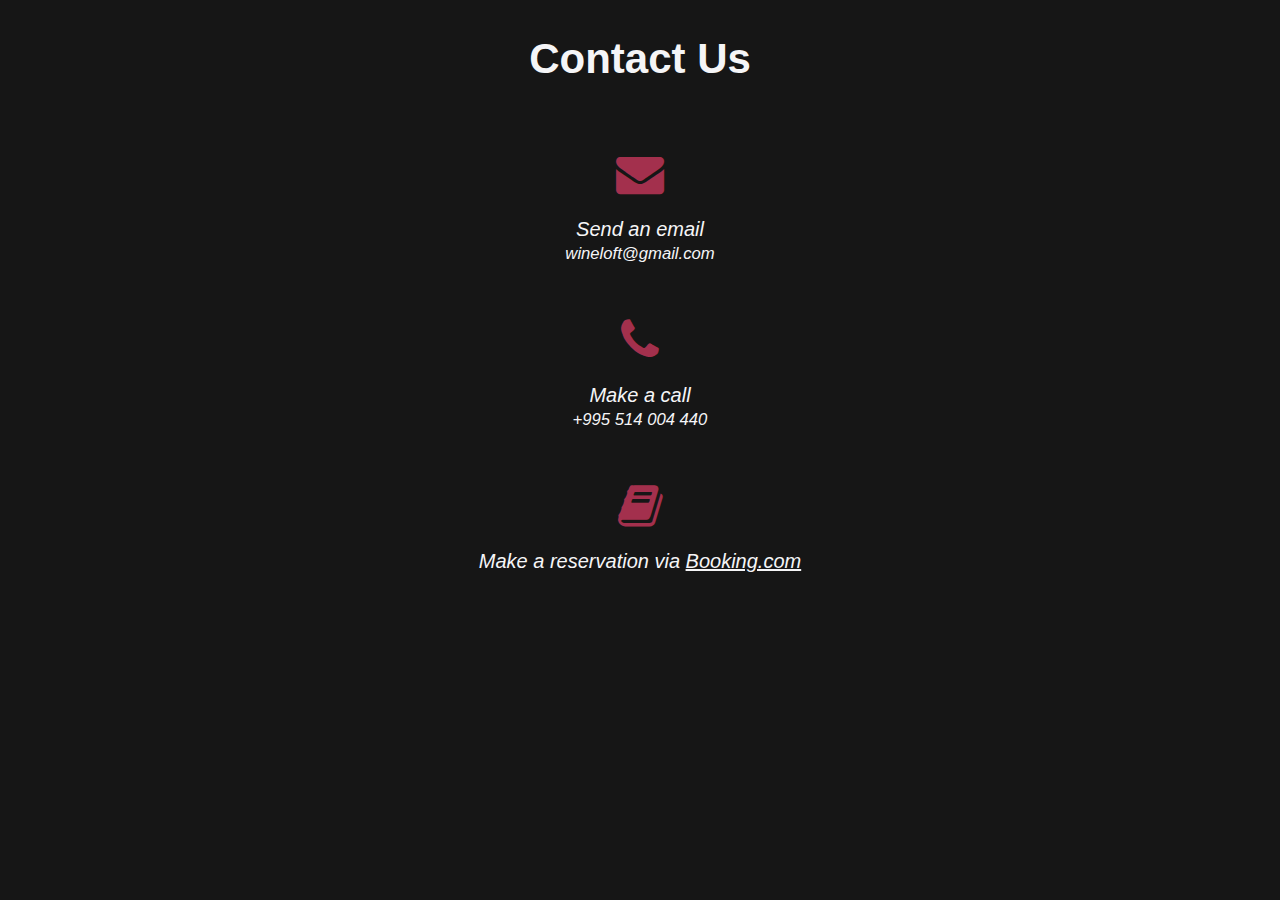
<file: contactPage.html>
<!DOCTYPE html>
<html lang="en">
<head>
    <meta charset="UTF-8">
    <meta name="viewport" content="width=device-width, initial-scale=1.0">
    <title>Contact</title>
    <link rel="stylesheet" type="text/css" href="style2.css">
    <link rel="stylesheet" href="https://cdnjs.cloudflare.com/ajax/libs/font-awesome/4.7.0/css/font-awesome.min.css">
</head>
<body>
    <div>
        <h2 class="header">Contact Us</h2>
    </div>
    <br>
    <div class="icons">
        <i class="fa fa-envelope" style="font-size:48px;color:#a3304d"></i>
        <p>Send an email <br>
         <small>wineloft@gmail.com</small>
        </p>
      <br>
   
        <i class="fa fa-phone" style="font-size:48px;color:#a3304d"></i>
        <p>Make a call <br>
            <small>+995 514 004 440</small>
        </p>
      <br>
      <i class="fa fa-book" style="font-size:48px;color:#a3304d"></i>
      <p class="reservation">Make a reservation via <a href="https://www.booking.com/hotel/ge/wine-loft-vinnyi-loft.html?label=opensearch-plugin;sid=4b7de3f8ae45f59cabb63d557fdc5e53;dest_id=-2330100;dest_type=city;dist=0;group_adults=2;group_children=0;hapos=1;hpos=1;no_rooms=1;room1=A%2CA;sb_price_type=total;sr_order=popularity;srepoch=1591490491;srpvid=479604dd415500b4;type=total;ucfs=1&#hotelTmpl" target="_blank">Booking.com</a></p>
    </div>


</body>
</html>
</file>
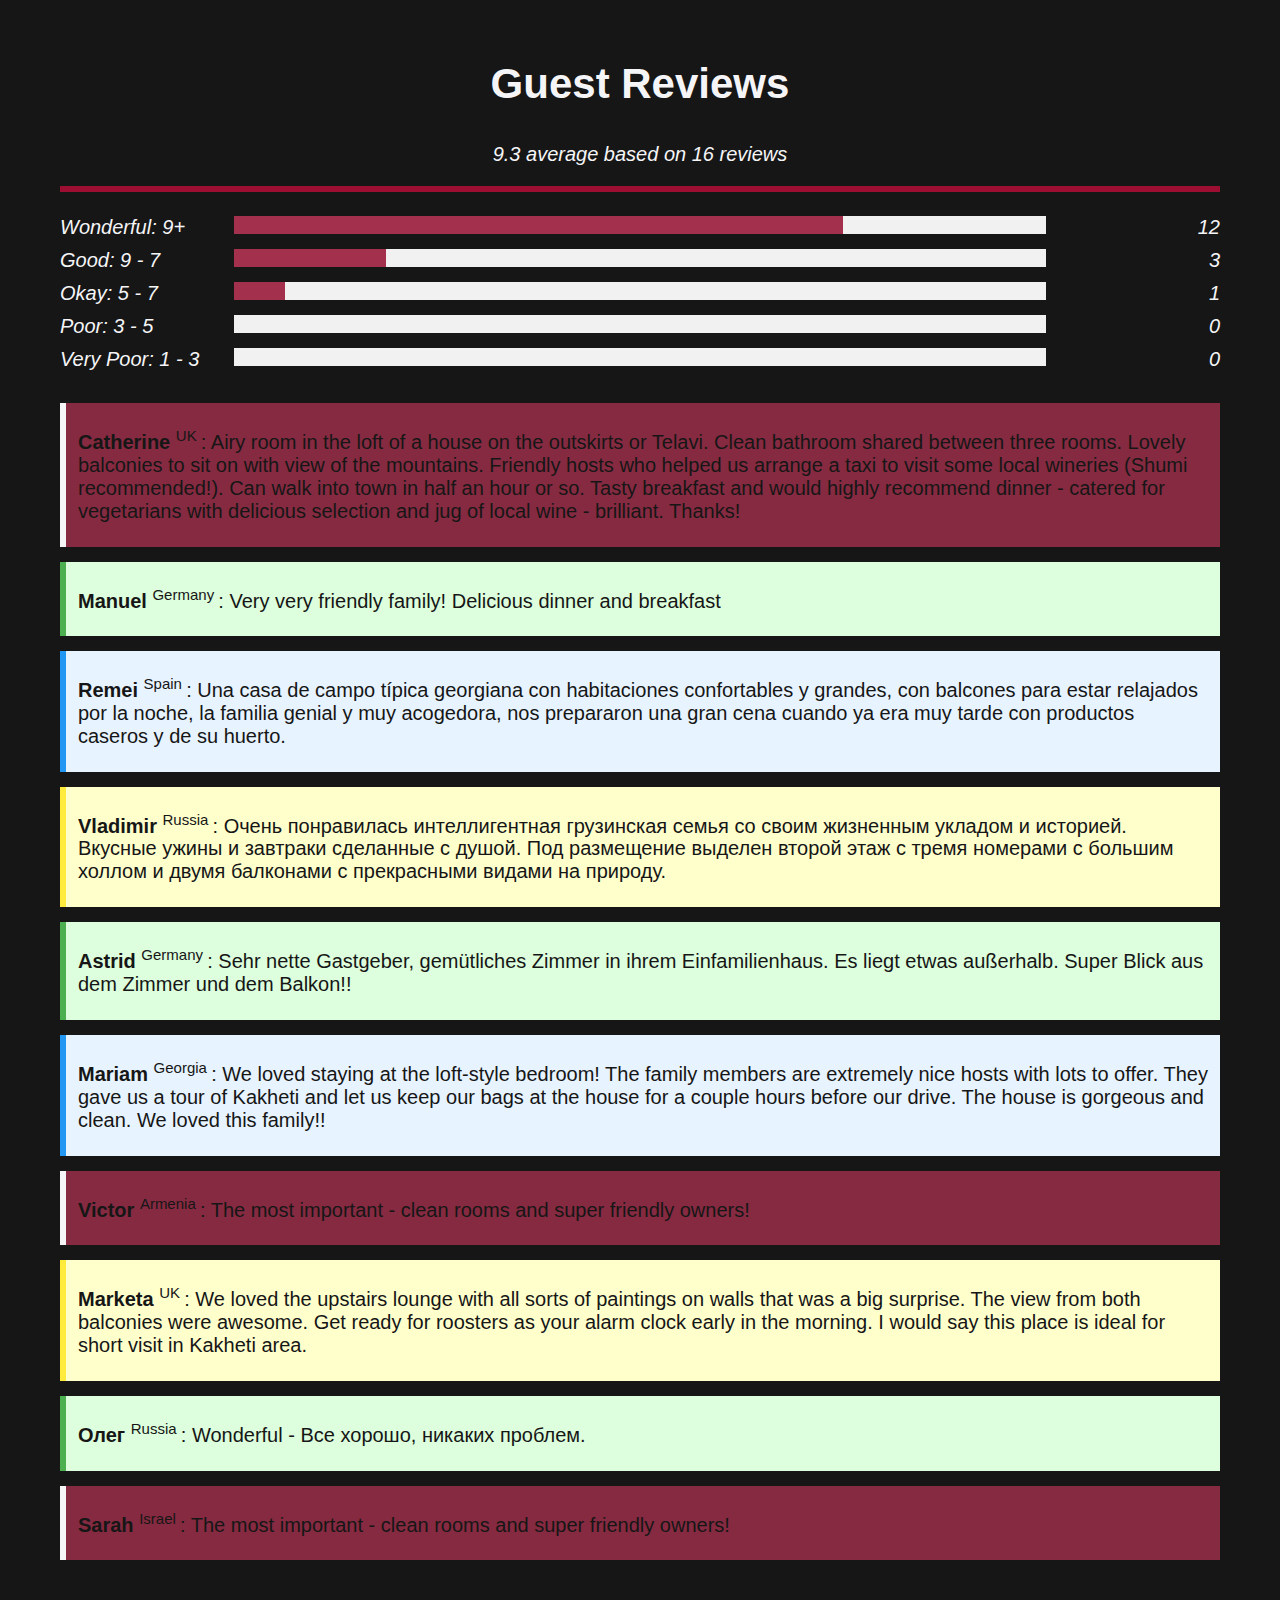
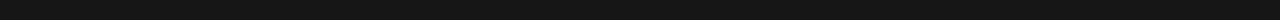
<file: reviewsPage.html>
<!DOCTYPE html>
<html lang="en">
<head>
    <meta charset="UTF-8">
    <meta name="viewport" content="width=device-width, initial-scale=1.0">
    <title>Reviews</title>
    <link rel="stylesheet" type="text/css" href="styleRew.css">
    <link rel="stylesheet" href="https://cdnjs.cloudflare.com/ajax/libs/font-awesome/4.7.0/css/font-awesome.min.css">

</head>
<body>
    <div>
        <h2 class="header">Guest Reviews</h2>
    </div>
    
    <div>
        <p class="title">9.3 average based on 16 reviews</p>
<hr style="border:3px solid #9c0e32">

<div class="row">
  <div class="side">
    <div>Wonderful: 9+</div>
  </div>
  <div class="middle">
    <div class="bar-container">
      <div class="bar-5"></div>
    </div>
  </div>
  <div class="side right">
    <div>12</div>
  </div>
  <div class="side">
    <div>Good: 9 - 7</div>
  </div>
  <div class="middle">
    <div class="bar-container">
      <div class="bar-4"></div>
    </div>
  </div>
  <div class="side right">
    <div>3</div>
  </div>
  <div class="side">
    <div>Okay: 5 - 7</div>
  </div>
  <div class="middle">
    <div class="bar-container">
      <div class="bar-3"></div>
    </div>
  </div>
  <div class="side right">
    <div>1</div>
  </div>
  <div class="side">
    <div>Poor: 3 - 5</div>
  </div>
  <div class="middle">
    <div class="bar-container">
      <div class="bar-2"></div>
    </div>
  </div>
  <div class="side right">
    <div>0</div>
  </div>
  <div class="side">
    <div>Very Poor: 1 - 3</div>
  </div>
  <div class="middle">
    <div class="bar-container">
      <div class="bar-1"></div>
    </div>
  </div>
  <div class="side right">
    <div>0</div>
  </div>
    </div>
 <br>
 
    <div class="cont danger">
        <p><strong>Catherine </strong><sup>UK </sup>: Airy room in the loft of a house on the outskirts or Telavi. Clean bathroom shared between three rooms. Lovely balconies to sit on with view of the mountains. Friendly hosts who helped us arrange a taxi to visit some local wineries (Shumi recommended!). Can walk into town in half an hour or so. Tasty breakfast and would highly recommend dinner - catered for vegetarians with delicious selection and jug of local wine - brilliant. Thanks!</p>
      </div>
      
      <div class="cont success">
        <p><strong>Manuel </strong><sup>Germany </sup>: Very very friendly family! Delicious dinner and breakfast</p>
      </div>
      
      <div class="cont info">
        <p><strong>Remei </strong><sup>Spain </sup>: Una casa de campo típica georgiana con habitaciones confortables y grandes, con balcones para estar relajados por la noche, la familia genial y muy acogedora, nos prepararon una gran cena cuando ya era muy tarde con productos caseros y de su huerto.</p>
      </div>
      
      <div class="cont warning">
        <p><strong>Vladimir </strong><sup>Russia </sup>: Очень понравилась интеллигентная грузинская семья со своим жизненным укладом и историей.
            Вкусные ужины и завтраки сделанные с душой.
            Под размещение выделен второй этаж с тремя номерами с большим холлом и двумя балконами с прекрасными видами на природу.</p>
      </div>

      <div class="cont success">
        <p><strong>Astrid </strong><sup>Germany </sup>: Sehr nette Gastgeber, gemütliches Zimmer in ihrem Einfamilienhaus. Es liegt etwas außerhalb. Super Blick aus dem Zimmer und dem Balkon!!</p>
      </div>

      <div class="cont info">
        <p><strong>Mariam </strong><sup>Georgia </sup>: We loved staying at the loft-style bedroom! The family members are extremely nice hosts with lots to offer. They gave us a tour of Kakheti and let us keep our bags at the house for a couple hours before our drive. The house is gorgeous and clean. We loved this family!!</p>
      </div>

      <div class="cont danger">
        <p><strong>Victor </strong><sup>Armenia </sup>: The most important - clean rooms and super friendly owners!</p>
      </div>

      <div class="cont warning">
        <p><strong>Marketa </strong><sup>UK </sup>: We loved the upstairs lounge with all sorts of paintings on walls that was a big surprise. The view from both balconies were awesome. Get ready for roosters as your alarm clock early in the morning. I would say this place is ideal for short visit in Kakheti area.</p>
      </div>

      <div class="cont success">
        <p><strong>Олег </strong><sup>Russia </sup>: Wonderful - Все хорошо, никаких проблем.</p>
      </div>

      <div class="cont danger">
        <p><strong>Sarah </strong><sup>Israel </sup>: The most important - clean rooms and super friendly owners!</p>
      </div>



</body>
</html>
</file>
<file: style2.css>
body {
        margin: 0;
        font-size: 28px;
        font-family: -apple-system, BlinkMacSystemFont, 'Segoe UI', Roboto, Oxygen, Ubuntu, Cantarell, 'Open Sans', 'Helvetica Neue', sans-serif;
        background-color: #161616;  
      }

.header {
    font-family: -apple-system, BlinkMacSystemFont, 'Segoe UI', Roboto, Oxygen, Ubuntu, Cantarell, 'Open Sans', 'Helvetica Neue', sans-serif;
    text-align: center;
    color: #f5f5f7;
}

.reservation {
    text-align: center;
    color: #f5f5f7;
    font-style: italic;
    font-size: 20px;
}

.reservation a {
    color: #f5f5f7;
    text-decoration: underline;
}

.reservation a:hover {
    color: #a3304d;
}

.icons {
    text-align: center;
}

.icons p {
    color: #f5f5f7;
    font-style: italic;
    font-size: 20px;
}
</file>
<file: styleRew.css>
body {
    margin: 60px;
    font-size: 28px;
    font-family: -apple-system, BlinkMacSystemFont, 'Segoe UI', Roboto, Oxygen, Ubuntu, Cantarell, 'Open Sans', 'Helvetica Neue', sans-serif;
    background-color: #161616;  
      }

  .header {
    font-family: -apple-system, BlinkMacSystemFont, 'Segoe UI', Roboto, Oxygen, Ubuntu, Cantarell, 'Open Sans', 'Helvetica Neue', sans-serif;
    text-align: center;
    color: #f5f5f7;
}

* {
    box-sizing: border-box;
  }
  
 .title {
    color: #f5f5f7;
    font-style: italic;
    font-size: 20px;
    text-align: center;
 }

  /* body {
    font-family: Arial;
    margin: 0 auto; /* Center website */
    /* max-width: 800px; /* Max width */
    /* padding: 20px;
  } */ 

  
  
  .checked {
    color: orange;
  }
  
  /* Three column layout */
  .side {
    float: left;
    width: 15%;
    margin-top:10px;
    color: #f5f5f7;
    font-size: 20px;
    font-style: italic;
  
  }
  
  .middle {
    margin-top:10px;
    float: left;
    width: 70%;
  }
  
  /* Place text to the right */
  .right {
    text-align: right;
  }
  
  /* Clear floats after the columns */
  .row:after {
    content: "";
    display: table;
    clear: both;
  }
  
  /* The bar container */
  .bar-container {
    width: 100%;
    background-color: #f1f1f1;
    text-align: center;
    color: white;
  }
  
  /* Individual bars */
  .bar-5 {width: 75%; height: 18px; background-color: #a3304d;}
  .bar-4 {width: 18.75%; height: 18px; background-color: #a3304d;}
  .bar-3 {width: 6.25%; height: 18px; background-color: #a3304d;}
  .bar-2 {width: 0%; height: 18px; background-color: #a3304d;}
  .bar-1 {width: 0%; height: 18px; background-color: #a3304d;}
  
  /* Responsive layout - make the columns stack on top of each other instead of next to each other */
  @media (max-width: 400px) {
    .side, .middle {
      width: 100%;
    }
    .right {
      display: none;
    }
  }


  .cont {
    margin-bottom: 15px;
    padding: 4px 12px;
    font-size: 20px;
    color: #161616;
  }
  
  .danger {
    background-color: #a3304dcb;
    border-left: 6px solid #f5f5f7;
  }
  
  .success {
    background-color: #ddffdd;
    border-left: 6px solid #4CAF50;
  }
  
  .info {
    background-color: #e7f3fe;
    border-left: 6px solid #2196F3;
  }
  
  
  .warning {
    background-color: #ffffcc;
    border-left: 6px solid #ffeb3b;
  }

  sup {
      font-size: 15px;
  }
</file>
